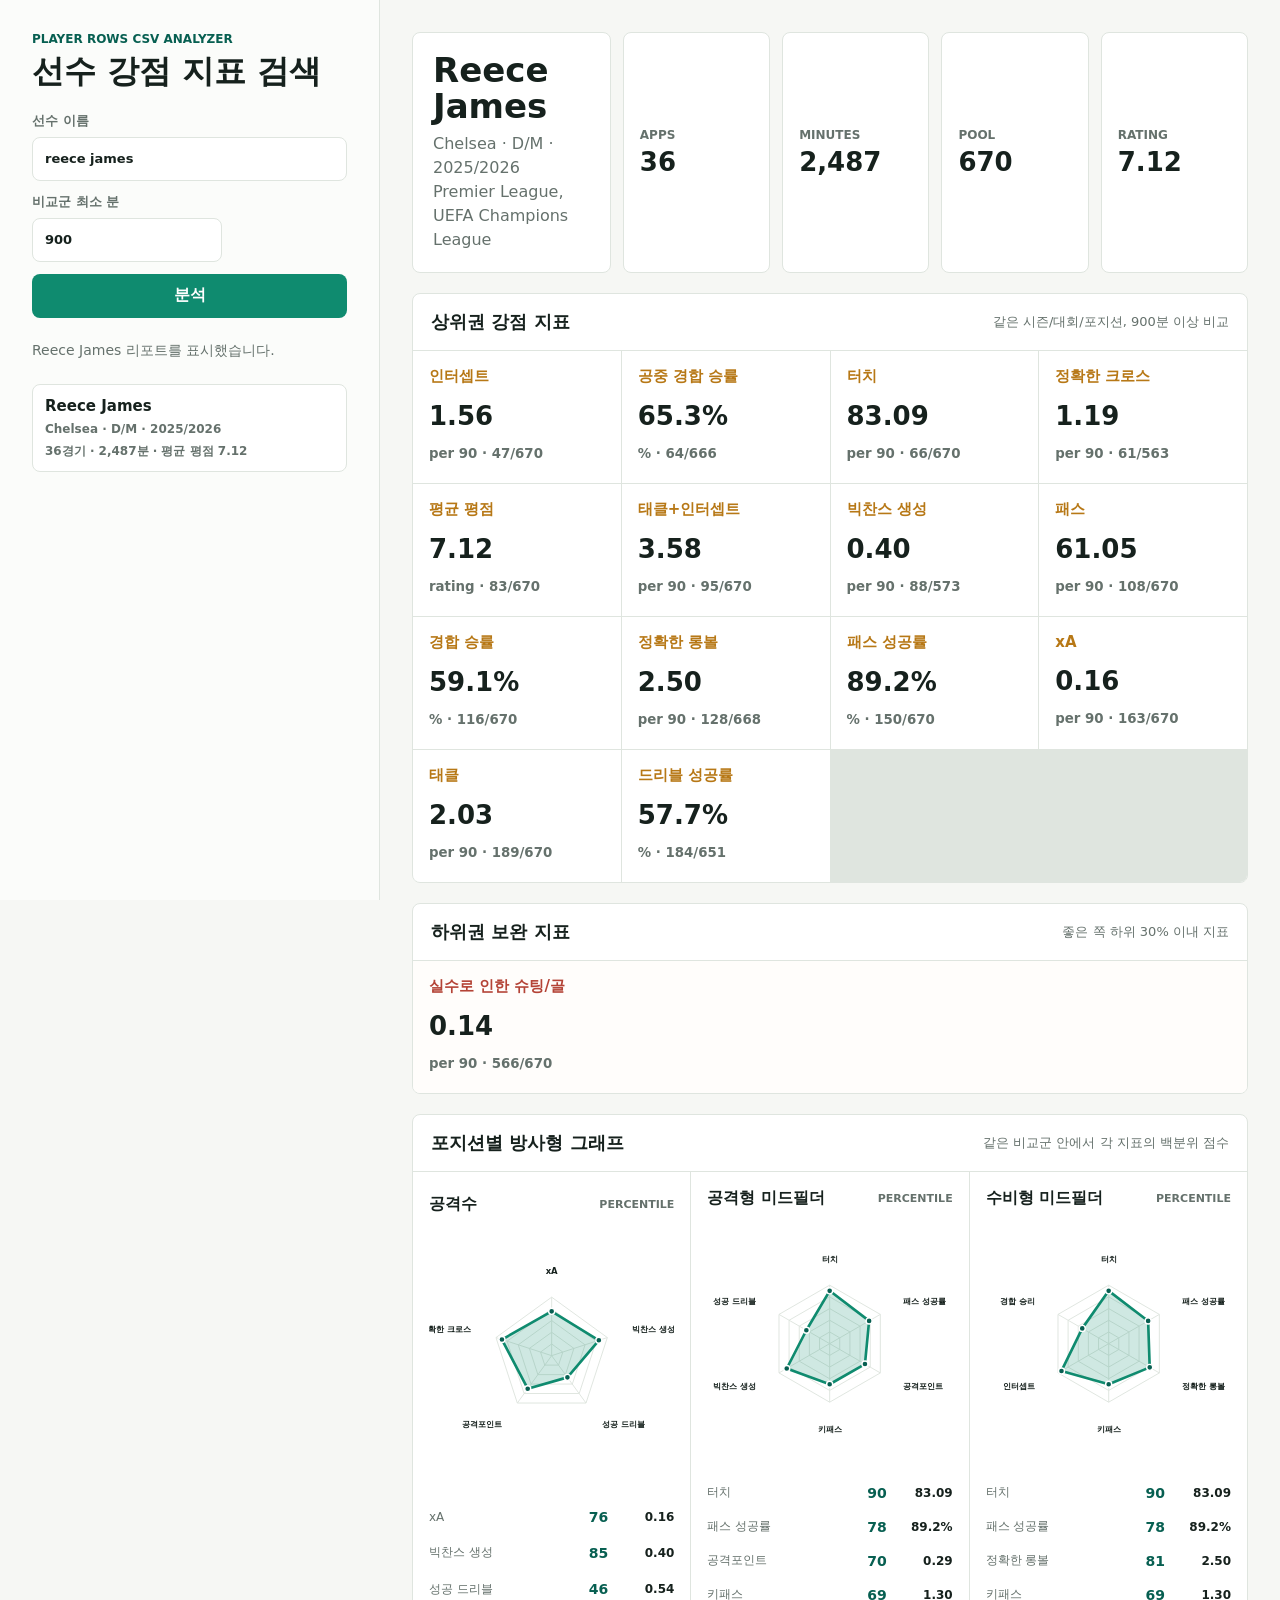
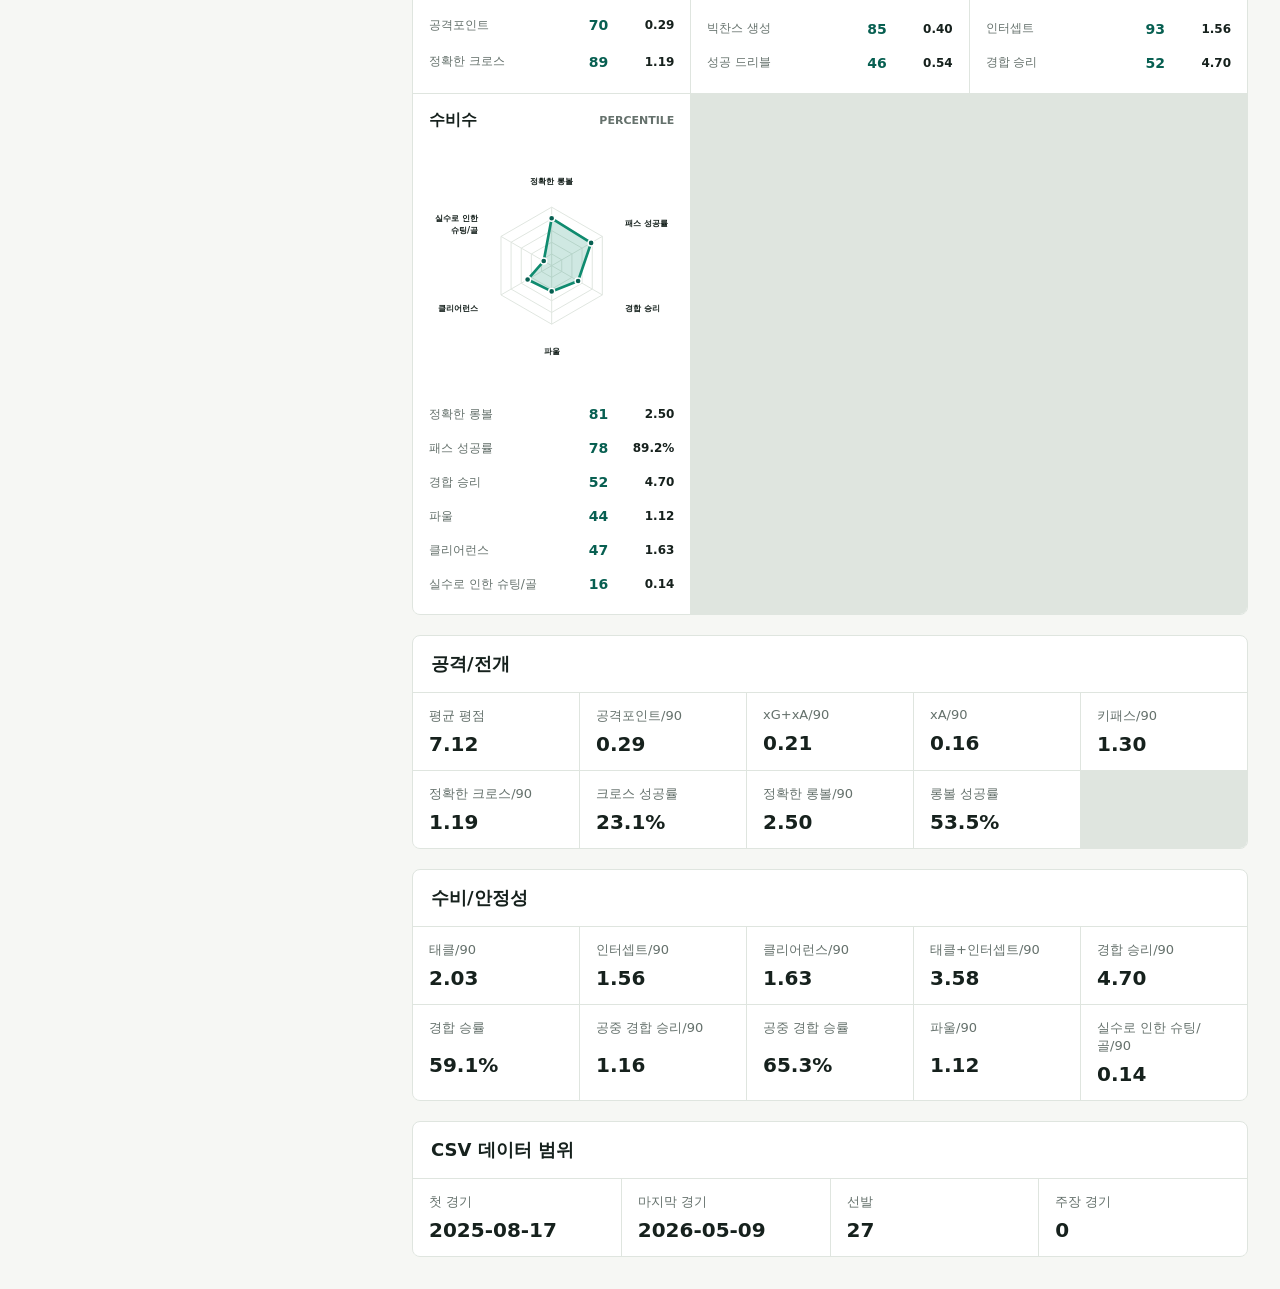
<file: index.html>
<!doctype html>
<html lang="ko">
  <head>
    <meta charset="utf-8" />
    <meta name="viewport" content="width=device-width, initial-scale=1" />
    <title>Player Strength Finder</title>
    <link rel="stylesheet" href="static/styles.css?v=radar-labels-fit-1" />
  </head>
  <body>
    <main class="app-shell">
      <section class="search-panel">
        <div>
          <p class="eyebrow">Player Rows CSV Analyzer</p>
          <h1>선수 강점 지표 검색</h1>
        </div>

        <form id="searchForm" class="search-form">
          <label class="field">
            <span>선수 이름</span>
            <input
              id="queryInput"
              name="query"
              type="search"
              value="reece james"
              placeholder="reece, james, palmer..."
              autocomplete="off"
            />
          </label>
          <label class="field compact">
            <span>비교군 최소 분</span>
            <input id="minutesInput" type="number" min="1" step="50" value="900" />
          </label>
          <button id="analyzeButton" type="button">분석</button>
        </form>

        <div id="status" class="status">CSV를 불러오는 중입니다.</div>
        <div id="candidates" class="candidate-list" aria-live="polite"></div>
      </section>

      <section id="report" class="report is-empty">
        <div class="empty-state">
          <p>선수를 검색하거나 후보를 선택하면 리포트가 표시됩니다.</p>
        </div>
      </section>
    </main>

    <script src="static/app.js?v=radar-labels-fit-1"></script>
  </body>
</html>
</file>
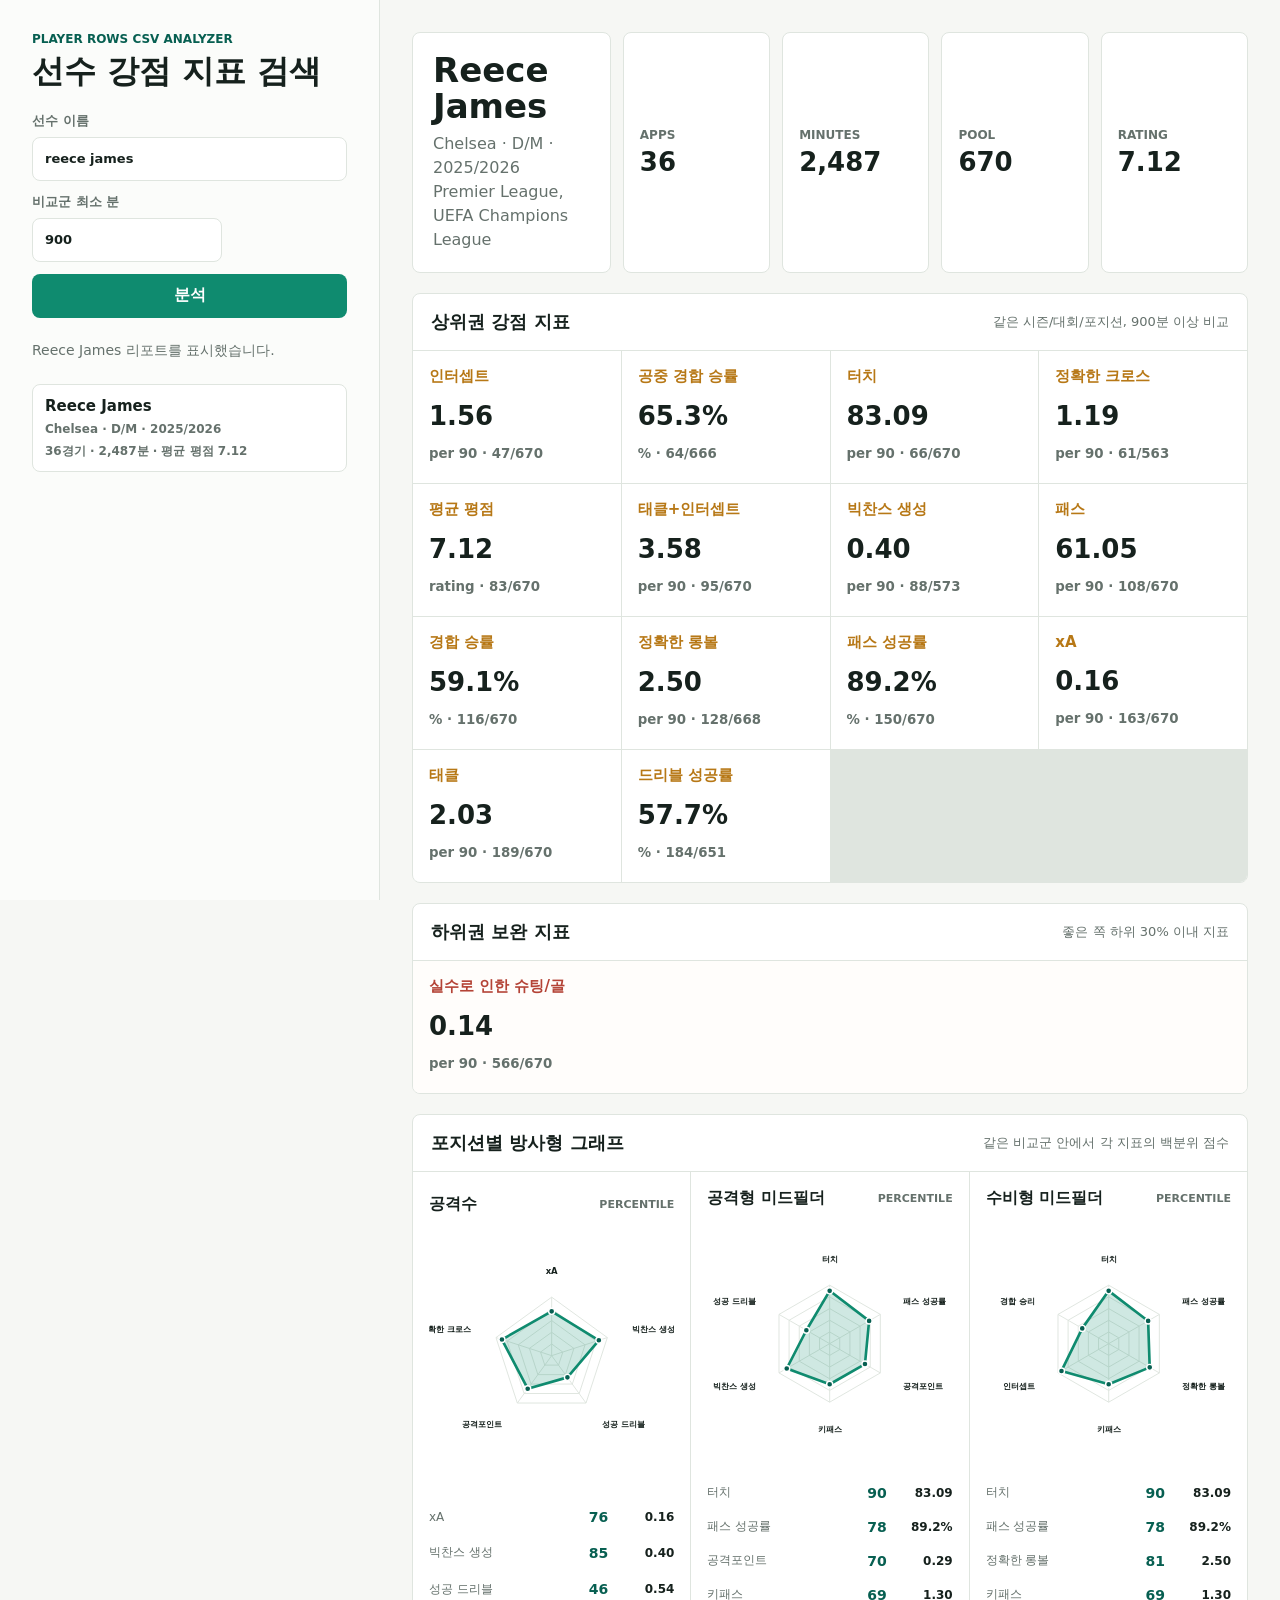
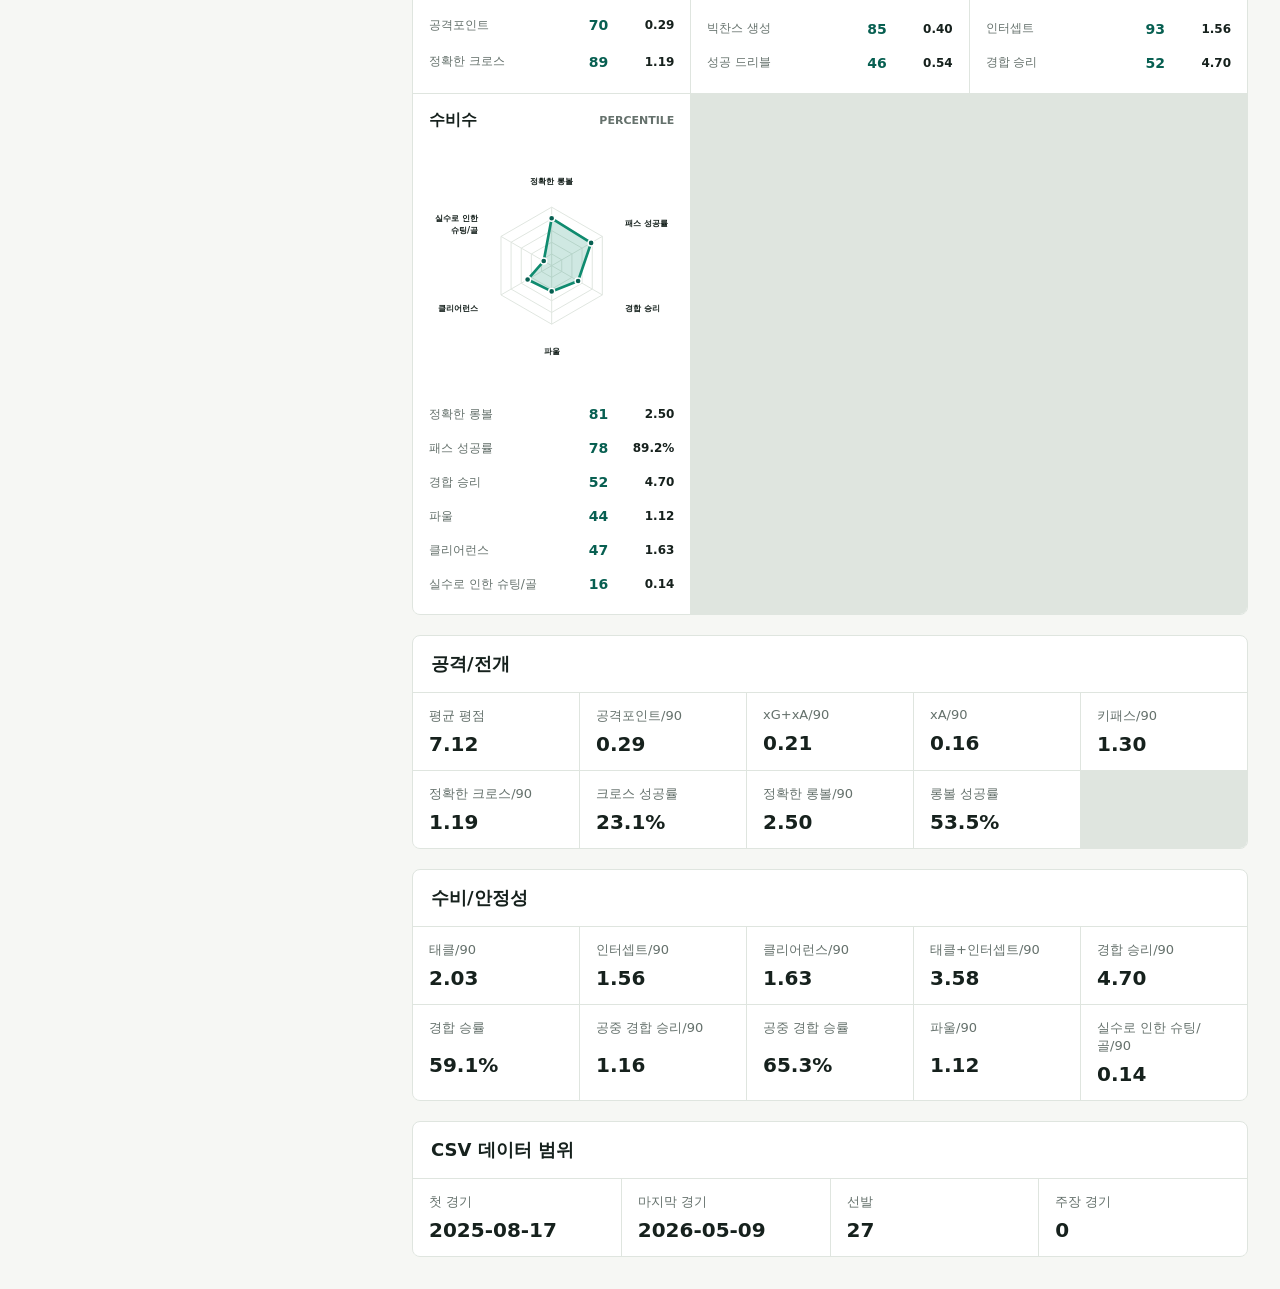
<file: static/index.html>
<!doctype html>
<html lang="ko">
  <head>
    <meta charset="utf-8" />
    <meta name="viewport" content="width=device-width, initial-scale=1" />
    <title>Player Strength Finder</title>
    <link rel="stylesheet" href="styles.css?v=radar-labels-fit-1" />
  </head>
  <body>
    <main class="app-shell">
      <section class="search-panel">
        <div>
          <p class="eyebrow">Player Rows CSV Analyzer</p>
          <h1>선수 강점 지표 검색</h1>
        </div>

        <form id="searchForm" class="search-form">
          <label class="field">
            <span>선수 이름</span>
            <input
              id="queryInput"
              name="query"
              type="search"
              value="reece james"
              placeholder="reece, james, palmer..."
              autocomplete="off"
            />
          </label>
          <label class="field compact">
            <span>비교군 최소 분</span>
            <input id="minutesInput" type="number" min="1" step="50" value="900" />
          </label>
          <button id="analyzeButton" type="button">분석</button>
        </form>

        <div id="status" class="status">CSV를 불러오는 중입니다.</div>
        <div id="candidates" class="candidate-list" aria-live="polite"></div>
      </section>

      <section id="report" class="report is-empty">
        <div class="empty-state">
          <p>선수를 검색하거나 후보를 선택하면 리포트가 표시됩니다.</p>
        </div>
      </section>
    </main>

    <script src="app.js?v=radar-labels-fit-1"></script>
  </body>
</html>
</file>
<file: static/styles.css>
:root {
  color-scheme: light;
  --bg: #f6f7f4;
  --panel: #ffffff;
  --ink: #16211d;
  --muted: #65716c;
  --line: #dfe5df;
  --accent: #0f8b6f;
  --accent-strong: #075f51;
  --accent-soft: #e1f3ec;
  --gold: #b77816;
  --danger: #b44336;
}

* {
  box-sizing: border-box;
}

body {
  margin: 0;
  background: var(--bg);
  color: var(--ink);
  font-family:
    Inter, ui-sans-serif, system-ui, -apple-system, BlinkMacSystemFont, "Segoe UI",
    sans-serif;
}

button,
input {
  font: inherit;
}

.app-shell {
  display: grid;
  grid-template-columns: minmax(300px, 380px) minmax(0, 1fr);
  min-height: 100vh;
}

.search-panel {
  position: sticky;
  top: 0;
  align-self: start;
  display: flex;
  flex-direction: column;
  gap: 22px;
  min-height: 100vh;
  padding: 32px;
  border-right: 1px solid var(--line);
  background: #fbfcfa;
}

.eyebrow {
  margin: 0 0 8px;
  color: var(--accent-strong);
  font-size: 12px;
  font-weight: 800;
  letter-spacing: 0;
  text-transform: uppercase;
}

h1 {
  margin: 0;
  font-size: 32px;
  line-height: 1.12;
}

.search-form {
  display: grid;
  gap: 12px;
}

.field {
  display: grid;
  gap: 7px;
  color: var(--muted);
  font-size: 13px;
  font-weight: 700;
}

.field input {
  width: 100%;
  min-height: 44px;
  border: 1px solid var(--line);
  border-radius: 8px;
  padding: 10px 12px;
  background: #ffffff;
  color: var(--ink);
  outline: none;
}

.field input:focus {
  border-color: var(--accent);
  box-shadow: 0 0 0 3px rgba(15, 139, 111, 0.14);
}

.compact {
  max-width: 190px;
}

button {
  min-height: 44px;
  border: 0;
  border-radius: 8px;
  padding: 10px 16px;
  background: var(--accent);
  color: #ffffff;
  cursor: pointer;
  font-weight: 800;
}

button:hover {
  background: var(--accent-strong);
}

.status {
  min-height: 22px;
  color: var(--muted);
  font-size: 14px;
  line-height: 1.45;
}

.status.error {
  color: var(--danger);
}

.candidate-list {
  display: grid;
  gap: 8px;
}

.candidate {
  display: grid;
  gap: 6px;
  width: 100%;
  border: 1px solid var(--line);
  border-radius: 8px;
  padding: 12px;
  background: var(--panel);
  color: var(--ink);
  text-align: left;
}

.candidate:hover {
  border-color: var(--accent);
  background: var(--accent-soft);
}

.candidate strong {
  font-size: 15px;
}

.candidate span {
  color: var(--muted);
  font-size: 12px;
  line-height: 1.35;
}

.report {
  padding: 32px;
}

.is-empty {
  display: grid;
  place-items: center;
}

.empty-state {
  max-width: 420px;
  color: var(--muted);
  font-size: 18px;
  line-height: 1.5;
  text-align: center;
}

.report-grid {
  display: grid;
  gap: 20px;
}

.summary-band {
  display: grid;
  grid-template-columns: minmax(0, 1.35fr) repeat(4, minmax(120px, 1fr));
  gap: 12px;
  align-items: stretch;
}

.summary-main,
.stat-box,
.section-block {
  border: 1px solid var(--line);
  border-radius: 8px;
  background: var(--panel);
}

.summary-main {
  padding: 20px;
}

.summary-main h2 {
  margin: 0 0 8px;
  font-size: 34px;
  line-height: 1.05;
}

.summary-main p {
  margin: 0;
  color: var(--muted);
  line-height: 1.5;
}

.stat-box {
  display: grid;
  align-content: center;
  gap: 5px;
  min-height: 100px;
  padding: 16px;
}

.stat-box span {
  color: var(--muted);
  font-size: 12px;
  font-weight: 800;
  text-transform: uppercase;
}

.stat-box strong {
  font-size: 26px;
}

.section-block {
  overflow: hidden;
}

.section-header {
  display: flex;
  align-items: center;
  justify-content: space-between;
  gap: 12px;
  padding: 16px 18px;
  border-bottom: 1px solid var(--line);
}

.section-header h3 {
  margin: 0;
  font-size: 18px;
}

.section-header span {
  color: var(--muted);
  font-size: 13px;
}

.strength-grid {
  display: grid;
  grid-template-columns: repeat(auto-fit, minmax(190px, 1fr));
  gap: 1px;
  background: var(--line);
}

.strength-card {
  display: grid;
  gap: 8px;
  min-height: 132px;
  padding: 16px;
  background: #ffffff;
}

.strength-card small {
  color: var(--muted);
  font-weight: 800;
}

.strength-card strong {
  font-size: 26px;
}

.strength-card span {
  color: var(--muted);
  font-size: 13px;
}

.strength-card .metric-title {
  color: var(--gold);
  font-size: 15px;
  font-weight: 800;
}

.weakness-card .metric-title {
  color: var(--danger);
}

.weakness-card {
  background: #fffdfb;
}

.metric-grid {
  display: grid;
  grid-template-columns: repeat(auto-fit, minmax(155px, 1fr));
  gap: 1px;
  background: var(--line);
}

.metric {
  display: grid;
  gap: 7px;
  padding: 14px 16px;
  background: #ffffff;
}

.metric span {
  color: var(--muted);
  font-size: 13px;
}

.metric strong {
  font-size: 20px;
}

.radar-grid {
  display: grid;
  grid-template-columns: repeat(auto-fit, minmax(250px, 1fr));
  gap: 1px;
  background: var(--line);
}

.radar-card {
  display: grid;
  gap: 12px;
  min-width: 0;
  padding: 16px;
  background: #ffffff;
}

.radar-card-header {
  display: flex;
  align-items: center;
  justify-content: space-between;
  gap: 12px;
}

.radar-card h4 {
  margin: 0;
  font-size: 16px;
}

.radar-card-header span {
  color: var(--muted);
  font-size: 11px;
  font-weight: 800;
  text-transform: uppercase;
}

.radar-svg {
  width: min(100%, 300px);
  aspect-ratio: 1;
  justify-self: center;
  overflow: hidden;
}

.radar-grid-lines polygon,
.radar-grid-lines line {
  fill: none;
  stroke: var(--line);
  stroke-width: 1;
}

.radar-fill {
  fill: rgba(15, 139, 111, 0.2);
}

.radar-stroke {
  fill: none;
  stroke: var(--accent);
  stroke-linejoin: round;
  stroke-width: 2.8;
}

.radar-dots circle {
  fill: var(--accent-strong);
  stroke: #ffffff;
  stroke-width: 1.5;
}

.radar-axis-labels text {
  fill: var(--ink);
  font-size: 9px;
  font-weight: 800;
  letter-spacing: 0;
}

.radar-legend {
  display: grid;
  gap: 6px;
}

.radar-legend-row {
  display: grid;
  grid-template-columns: minmax(0, 1fr) 36px 58px;
  gap: 8px;
  align-items: center;
  min-height: 28px;
  color: var(--muted);
  font-size: 12px;
}

.radar-legend-row span {
  overflow: hidden;
  text-overflow: ellipsis;
  white-space: nowrap;
}

.radar-legend-row strong {
  color: var(--accent-strong);
  font-size: 14px;
  text-align: right;
}

.radar-legend-row small {
  color: var(--ink);
  font-size: 12px;
  font-weight: 800;
  text-align: right;
}

.match-table {
  width: 100%;
  border-collapse: collapse;
}

.match-table th,
.match-table td {
  padding: 13px 16px;
  border-bottom: 1px solid var(--line);
  text-align: left;
}

.match-table th {
  color: var(--muted);
  font-size: 12px;
  text-transform: uppercase;
}

.match-table tr:last-child td {
  border-bottom: 0;
}

@media (max-width: 900px) {
  .app-shell {
    grid-template-columns: 1fr;
  }

  .search-panel {
    position: static;
    min-height: auto;
    border-right: 0;
    border-bottom: 1px solid var(--line);
  }

  .summary-band {
    grid-template-columns: repeat(2, minmax(0, 1fr));
  }

  .summary-main {
    grid-column: 1 / -1;
  }
}

@media (max-width: 560px) {
  .search-panel,
  .report {
    padding: 20px;
  }

  h1,
  .summary-main h2 {
    font-size: 28px;
  }

  .summary-band {
    grid-template-columns: 1fr;
  }

  .match-table {
    font-size: 13px;
  }

  .radar-legend-row {
    grid-template-columns: minmax(0, 1fr) 32px 54px;
  }
}
</file>
